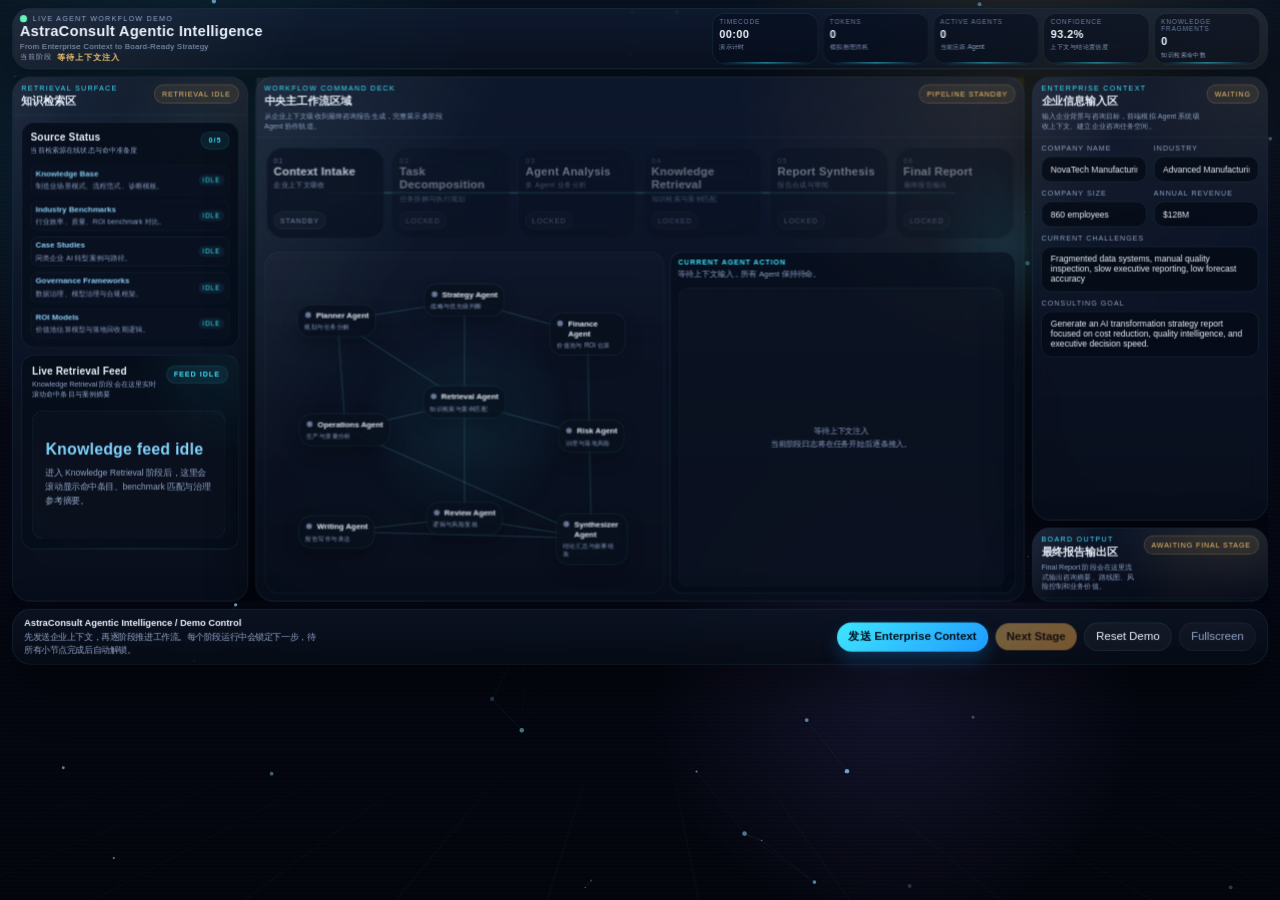
<file: index.html>
<!DOCTYPE html>
<html lang="zh-CN">
<head>
  <meta charset="UTF-8">
  <meta name="viewport" content="width=device-width, initial-scale=1.0">
  <title>AstraConsult Agentic Intelligence</title>
    <link rel="stylesheet" href="./styles/main.css">
</head>
<body>
  <canvas id="particleCanvas"></canvas>
  <div class="grid-overlay"></div>
  <div class="scan-overlay"></div>
  <div class="global-wave"></div>

  <div class="app-shell" id="appShell">
    <section class="glass-panel topbar">
      <div class="brand-block">
        <div class="brand-meta">
          <span class="live-dot"></span>
          <span>LIVE AGENT WORKFLOW DEMO</span>
        </div>
        <h1 class="brand-title">AstraConsult Agentic Intelligence</h1>
        <p class="brand-subtitle">From Enterprise Context to Board-Ready Strategy</p>
        <div class="brand-stage">
          <span>当前阶段</span>
          <strong id="currentStageLabel">等待上下文注入</strong>
        </div>
      </div>
      <div class="metrics-grid" id="metricsGrid"></div>
    </section>

    <section class="main-grid">
      <div class="column column-left">
        <section class="glass-panel knowledge-panel" id="knowledgePanel">
          <div class="panel-header">
            <div class="panel-title-group">
              <span class="panel-kicker">Retrieval Surface</span>
              <h2 class="panel-title">知识检索区</h2>
            </div>
            <span class="panel-tag" id="knowledgeStateTag">RETRIEVAL IDLE</span>
          </div>
          <div class="panel-body">
            <div class="knowledge-overview" id="knowledgeOverview"></div>
            <div class="knowledge-tags" id="knowledgeTags"></div>
            <div class="knowledge-log" id="knowledgeLog"></div>
          </div>
        </section>
      </div>

      <div class="column column-center">
        <section class="glass-panel workflow-panel">
          <div class="panel-header">
            <div class="panel-title-group">
              <span class="panel-kicker">Workflow Command Deck</span>
              <h2 class="panel-title">中央主工作流区域</h2>
              <p class="panel-desc">从企业上下文吸收到最终咨询报告生成，完整展示多阶段 Agent 协作轨道。</p>
            </div>
            <span class="panel-tag" id="workflowStateTag">PIPELINE STANDBY</span>
          </div>
          <div class="panel-body">
            <div class="stage-track-wrap" id="stageTrackWrap">
              <svg id="workflowSvg" viewBox="0 0 100 100" preserveAspectRatio="none">
                <defs>
                  <linearGradient id="workflowGradient" x1="0%" y1="0%" x2="100%" y2="0%">
                    <stop offset="0%" stop-color="#3fe7ff"></stop>
                    <stop offset="55%" stop-color="#8fd7ff"></stop>
                    <stop offset="100%" stop-color="#f6c46a"></stop>
                  </linearGradient>
                </defs>
              </svg>
              <div class="stage-track" id="stageTrack"></div>
            </div>

            <div class="panel-body workflow-lower">
              <div class="agent-map" id="agentMap">
                <svg id="agentSvg" viewBox="0 0 100 100" preserveAspectRatio="none"></svg>
              </div>
              <div class="agent-action" id="agentAction"></div>
            </div>
          </div>
        </section>
      </div>

      <div class="column column-right">
        <section class="glass-panel context-panel">
          <div class="panel-header">
            <div class="panel-title-group">
              <span class="panel-kicker">Enterprise Context</span>
              <h2 class="panel-title">企业信息输入区</h2>
              <p class="panel-desc">输入企业背景与咨询目标，前端模拟 Agent 系统吸收上下文、建立企业咨询任务空间。</p>
            </div>
            <span class="panel-tag" id="contextStatusTag">WAITING</span>
          </div>
          <div class="panel-body">
            <div class="context-status" id="contextStatusCard">
              <div>
                <div class="context-status-title">Enterprise Context Injected</div>
                <div class="context-status-text" id="contextStatusText">上下文待发送</div>
              </div>
              <div class="context-signal"></div>
            </div>

            <div class="context-form" id="contextForm">
              <div class="field">
                <label for="companyName">Company Name</label>
                <input id="companyName" type="text" value="NovaTech Manufacturing Group">
              </div>
              <div class="field">
                <label for="industry">Industry</label>
                <input id="industry" type="text" value="Advanced Manufacturing">
              </div>
              <div class="field">
                <label for="companySize">Company Size</label>
                <input id="companySize" type="text" value="860 employees">
              </div>
              <div class="field">
                <label for="annualRevenue">Annual Revenue</label>
                <input id="annualRevenue" type="text" value="$128M">
              </div>
              <div class="field wide">
                <label for="currentChallenges">Current Challenges</label>
                <textarea id="currentChallenges" rows="3">Fragmented data systems, manual quality inspection, slow executive reporting, low forecast accuracy</textarea>
              </div>
              <div class="field wide">
                <label for="consultingGoal">Consulting Goal</label>
                <textarea id="consultingGoal" rows="3">Generate an AI transformation strategy report focused on cost reduction, quality intelligence, and executive decision speed.</textarea>
              </div>
            </div>

           
          </div>
        </section>

        <section class="glass-panel report-panel">
          <div class="panel-header">
            <div class="panel-title-group">
              <span class="panel-kicker">Board Output</span>
              <h2 class="panel-title">最终报告输出区</h2>
              <p class="panel-desc">Final Report 阶段会在这里流式输出咨询摘要、路线图、风险控制和业务价值。</p>
            </div>
            <span class="panel-tag" id="reportStateTag">AWAITING FINAL STAGE</span>
          </div>
          <div class="panel-body">
            <div class="report-stream" id="reportStream">
              <div class="report-placeholder" id="reportPlaceholder">
                最终报告尚未开始生成。<br>
                当流程推进到 Final Report 阶段时，这里会以打字机方式流式生成 Board-Ready 输出。
              </div>
            </div>
            <div class="report-final-badge" id="reportFinalBadge">BOARD-READY REPORT GENERATED</div>
          </div>
        </section>
      </div>
    </section>

    <section class="control-panel">
      <div class="control-copy">
        <strong>AstraConsult Agentic Intelligence / Demo Control</strong>
        先发送企业上下文，再逐阶段推进工作流。每个阶段运行中会锁定下一步，待所有小节点完成后自动解锁。
      </div>
      <div class="control-buttons">
        <button class="btn-primary" id="sendContextBtn">发送 Enterprise Context</button>
        <button class="btn-gold" id="nextStageBtn" disabled>Next Stage</button>
        <button class="btn-secondary" id="resetDemoBtn">Reset Demo</button>
        <button class="btn-ghost" id="fullscreenBtn">Fullscreen</button>
      </div>
    </section>
  </div>

    <script type="module" src="./scripts/app.js"></script>
</body>
</html>
</file>
<file: styles/main.css>
:root {
      --fit-scale: 1;
      --bg: #050814;
      --bg-deep: #03050d;
      --panel: rgba(10, 18, 34, 0.64);
      --panel-strong: rgba(11, 20, 38, 0.86);
      --panel-soft: rgba(11, 20, 38, 0.42);
      --line: rgba(118, 162, 255, 0.18);
      --line-strong: rgba(126, 242, 255, 0.46);
      --text: #ecf4ff;
      --muted: #90a4c7;
      --muted-2: #6f83a8;
      --gold: #f6c46a;
      --cyan: #3fe7ff;
      --ice: #8fd7ff;
      --teal: #22d3ee;
      --purple: #8e7dff;
      --green: #56f5b0;
      --red: #ff7f9f;
      --shadow: 0 28px 70px rgba(0, 0, 0, 0.46);
      --radius-xl: 26px;
      --radius-lg: 22px;
      --radius-md: 18px;
      --radius-sm: 14px;
      --radius-xs: 10px;
      --mono: "SFMono-Regular", "SF Mono", "Menlo", "Consolas", monospace;
      --sans: "Avenir Next", "Segoe UI", "PingFang SC", "Microsoft YaHei", sans-serif;
    }

    * {
      box-sizing: border-box;
    }

    html,
    body {
      margin: 0;
      width: 100%;
      min-height: 100%;
      background:
        radial-gradient(circle at 15% 18%, rgba(63, 231, 255, 0.12), transparent 24%),
        radial-gradient(circle at 80% 10%, rgba(246, 196, 106, 0.12), transparent 22%),
        radial-gradient(circle at 70% 76%, rgba(142, 125, 255, 0.12), transparent 22%),
        linear-gradient(180deg, #07111f 0%, #050814 42%, #03050d 100%);
      color: var(--text);
      font-family: var(--sans);
      overflow: hidden;
    }

    body {
      position: relative;
    }

    button,
    input,
    textarea {
      font: inherit;
    }

    button {
      cursor: pointer;
      border: 0;
      transition: transform 180ms ease, box-shadow 180ms ease, opacity 180ms ease, background 180ms ease;
    }

    button:hover:not(:disabled) {
      transform: translateY(-1px);
    }

    button:disabled {
      cursor: not-allowed;
      opacity: 0.45;
      box-shadow: none;
    }

    #particleCanvas,
    .grid-overlay,
    .scan-overlay,
    .global-wave {
      position: fixed;
      inset: 0;
      pointer-events: none;
    }

    #particleCanvas {
      z-index: 0;
    }

    .grid-overlay {
      z-index: 1;
      opacity: 0.3;
      background:
        linear-gradient(rgba(63, 231, 255, 0.08) 1px, transparent 1px),
        linear-gradient(90deg, rgba(63, 231, 255, 0.08) 1px, transparent 1px);
      background-size: 84px 84px;
      transform: perspective(1100px) rotateX(75deg) scale(1.8) translateY(30%);
      transform-origin: center bottom;
      mask-image: linear-gradient(180deg, transparent 10%, rgba(0, 0, 0, 0.9) 44%, rgba(0, 0, 0, 0.9) 100%);
    }

    .scan-overlay {
      z-index: 2;
      background:
        linear-gradient(180deg, rgba(255, 255, 255, 0.02), transparent 18%),
        repeating-linear-gradient(
          180deg,
          rgba(255, 255, 255, 0.03) 0,
          rgba(255, 255, 255, 0.03) 1px,
          transparent 1px,
          transparent 4px
        );
      opacity: 0.18;
      mix-blend-mode: screen;
      animation: scanDrift 10s linear infinite;
    }

    .global-wave {
      z-index: 6;
      opacity: 0;
      background: radial-gradient(circle, rgba(63, 231, 255, 0.24) 0%, rgba(63, 231, 255, 0.08) 22%, transparent 54%);
      transform: scale(0.25);
    }

    body.stage-burst .global-wave,
    body.workflow-complete .global-wave {
      animation: globalWave 1.2s ease-out forwards;
    }

    .app-shell {
      position: fixed;
      left: 50%;
      top: 10px;
      z-index: 5;
      width: 1760px;
      height: 920px;
      margin: 0;
      display: grid;
      grid-template-rows: auto minmax(0, 1fr) auto;
      gap: 10px;
      transform: translateX(-50%) scale(var(--fit-scale));
      transform-origin: top center;
    }

    .glass-panel,
    .metric-card,
    .agent-node,
    .stage-node,
    .task-item,
    .source-card,
    .chip,
    .report-section,
    .control-panel {
      backdrop-filter: blur(18px);
      -webkit-backdrop-filter: blur(18px);
    }

    .glass-panel {
      position: relative;
      display: flex;
      flex-direction: column;
      min-height: 0;
      background:
        linear-gradient(180deg, rgba(17, 28, 52, 0.72) 0%, rgba(10, 17, 31, 0.74) 100%);
      border: 1px solid rgba(126, 242, 255, 0.12);
      border-radius: var(--radius-xl);
      box-shadow: var(--shadow);
      overflow: hidden;
    }

    .glass-panel::before {
      content: "";
      position: absolute;
      inset: 0;
      background:
        linear-gradient(120deg, rgba(255, 255, 255, 0.08), transparent 24%),
        radial-gradient(circle at top right, rgba(246, 196, 106, 0.08), transparent 32%);
      pointer-events: none;
    }

    .topbar {
      display: grid;
      grid-template-columns: minmax(320px, 1.25fr) minmax(0, 1fr);
      gap: 10px;
      padding: 6px 10px;
      align-items: stretch;
    }

    .brand-block {
      display: flex;
      flex-direction: column;
      justify-content: center;
      gap: 3px;
      min-width: 0;
    }

    .brand-meta {
      display: flex;
      align-items: center;
      gap: 8px;
      flex-wrap: wrap;
      color: var(--muted);
      font-size: 10px;
      letter-spacing: 0.18em;
      text-transform: uppercase;
    }

    .live-dot {
      width: 10px;
      height: 10px;
      border-radius: 50%;
      background: var(--green);
      box-shadow: 0 0 0 0 rgba(86, 245, 176, 0.42);
      animation: pulseDot 1.8s infinite;
    }

    .brand-title {
      margin: 0;
      font-size: clamp(18px, 1.6vw, 26px);
      line-height: 1.02;
      letter-spacing: 0.02em;
      font-weight: 800;
    }

    .brand-subtitle {
      margin: 0;
      color: var(--muted);
      font-size: 11px;
      letter-spacing: 0.04em;
    }

    .brand-stage {
      display: flex;
      align-items: center;
      gap: 6px;
      font-size: 10px;
      color: var(--muted);
      letter-spacing: 0.14em;
      text-transform: uppercase;
    }

    .brand-stage strong {
      color: var(--gold);
      font-size: 11px;
      letter-spacing: 0.16em;
    }

    .metrics-grid {
      display: grid;
      grid-template-columns: repeat(5, minmax(0, 1fr));
      gap: 6px;
    }

    .metric-card {
      position: relative;
      padding: 6px 9px 6px;
      border-radius: var(--radius-md);
      background: rgba(6, 14, 28, 0.54);
      border: 1px solid rgba(126, 242, 255, 0.12);
      overflow: hidden;
    }

    .metric-card::after {
      content: "";
      position: absolute;
      left: 10px;
      right: 10px;
      bottom: 0;
      height: 2px;
      background: linear-gradient(90deg, transparent, var(--cyan), transparent);
      opacity: 0.65;
    }

    .metric-label {
      font-size: 9px;
      letter-spacing: 0.14em;
      text-transform: uppercase;
      color: var(--muted-2);
      margin-bottom: 4px;
    }

    .metric-value {
      font-size: clamp(14px, 1.2vw, 18px);
      font-weight: 800;
      letter-spacing: 0.04em;
      white-space: nowrap;
    }

    .metric-sub {
      margin-top: 3px;
      color: var(--muted);
      font-size: 9px;
    }

    .main-grid {
      display: grid;
      grid-template-columns: minmax(250px, 0.68fr) minmax(760px, 2.22fr) minmax(250px, 0.68fr);
      gap: 10px;
      height: 100%;
      min-height: 0;
      align-self: stretch;
      align-items: stretch;
      overflow: hidden;
    }

    .column {
      display: grid;
      gap: 10px;
      height: 100%;
      min-height: 0;
      align-self: stretch;
    }

    .column-left {
      grid-template-rows: minmax(0, 1fr);
    }

    .column-center {
      grid-template-rows: minmax(0, 1fr);
    }

    .column-right {
      grid-template-rows: minmax(0, 1fr) 104px;
      transition: grid-template-rows 360ms ease;
    }

    .app-shell.final-report-active .column-right {
      grid-template-rows: 92px minmax(0, 1fr);
    }

    .panel-header {
      position: relative;
      display: flex;
      align-items: flex-start;
      justify-content: space-between;
      gap: 10px;
      padding: 10px 12px 8px;
      border-bottom: 1px solid rgba(126, 242, 255, 0.09);
      z-index: 1;
    }

    .panel-title-group {
      display: flex;
      flex-direction: column;
      gap: 4px;
      min-width: 0;
    }

    .panel-kicker {
      color: var(--cyan);
      font-size: 10px;
      letter-spacing: 0.18em;
      text-transform: uppercase;
    }

    .panel-title {
      margin: 0;
      font-size: 15px;
      font-weight: 800;
      letter-spacing: 0.02em;
    }

    .panel-desc {
      margin: 0;
      color: var(--muted);
      font-size: 10px;
      line-height: 1.35;
      max-width: 48ch;
    }

    .panel-tag {
      padding: 7px 10px;
      border-radius: 999px;
      border: 1px solid rgba(246, 196, 106, 0.24);
      background: rgba(246, 196, 106, 0.08);
      color: var(--gold);
      font-size: 10px;
      letter-spacing: 0.12em;
      text-transform: uppercase;
      white-space: nowrap;
    }

    .panel-body {
      position: relative;
      z-index: 1;
      flex: 1;
      min-height: 0;
      padding: 10px 12px 12px;
      display: flex;
      flex-direction: column;
      gap: 8px;
    }

    .context-status {
      display: none;
      align-items: center;
      justify-content: space-between;
      gap: 10px;
      padding: 11px 13px;
      border-radius: var(--radius-md);
      border: 1px solid rgba(63, 231, 255, 0.22);
      background: linear-gradient(135deg, rgba(63, 231, 255, 0.12), rgba(142, 125, 255, 0.08));
      box-shadow: inset 0 0 0 1px rgba(255, 255, 255, 0.02);
    }

    .context-status.visible {
      display: flex;
    }

    .context-status-title {
      font-size: 12px;
      font-weight: 800;
      letter-spacing: 0.12em;
      text-transform: uppercase;
      color: var(--cyan);
    }

    .context-status-text {
      margin-top: 4px;
      font-size: 12px;
      color: var(--muted);
    }

    .context-signal {
      position: relative;
      width: 50px;
      height: 50px;
      border-radius: 50%;
      border: 1px solid rgba(63, 231, 255, 0.34);
      background: radial-gradient(circle, rgba(63, 231, 255, 0.26), rgba(3, 9, 20, 0.04) 62%);
      box-shadow: 0 0 24px rgba(63, 231, 255, 0.22);
      flex: 0 0 auto;
      overflow: hidden;
    }

    .context-signal::before,
    .context-signal::after {
      content: "";
      position: absolute;
      inset: 10px;
      border: 1px solid rgba(63, 231, 255, 0.32);
      border-radius: 50%;
      animation: orbitPulse 2.2s ease-out infinite;
    }

    .context-signal::after {
      animation-delay: 1.1s;
    }

    .context-form {
      display: grid;
      grid-template-columns: repeat(2, minmax(0, 1fr));
      gap: 10px;
    }

    .context-panel > .panel-body {
      overflow: hidden;
      padding-right: 12px;
      transition:
        max-height 360ms ease,
        opacity 240ms ease,
        padding 360ms ease;
    }

    .app-shell.final-report-active .context-form {
      display: none;
    }

    .app-shell.final-report-active .context-panel > .panel-body {
      overflow: hidden;
      max-height: 0;
      opacity: 0;
      padding-top: 0;
      padding-bottom: 0;
      padding-right: 12px;
    }

    .app-shell.final-report-active .field {
      gap: 4px;
    }

    .app-shell.final-report-active .field input,
    .app-shell.final-report-active .field textarea {
      padding: 7px 10px;
      font-size: 11px;
    }

    .app-shell.final-report-active #currentChallenges,
    .app-shell.final-report-active #consultingGoal {
      height: 44px;
      min-height: 44px;
    }

    .app-shell.final-report-active .context-status {
      display: flex;
      padding: 8px 10px;
    }

    .app-shell.final-report-active .input-footer {
      padding-top: 0;
      justify-content: flex-end;
    }

    .app-shell.final-report-active .footer-hint {
      display: none;
    }

    .app-shell.final-report-active .context-status-text {
      font-size: 11px;
      line-height: 1.35;
      max-width: 28ch;
    }

    .field {
      display: flex;
      flex-direction: column;
      gap: 6px;
    }

    .field.wide {
      grid-column: 1 / -1;
    }

    .field label {
      color: var(--muted);
      font-size: 10px;
      letter-spacing: 0.14em;
      text-transform: uppercase;
    }

    .field input,
    .field textarea {
      width: 100%;
      border-radius: var(--radius-sm);
      border: 1px solid rgba(126, 242, 255, 0.12);
      background: rgba(5, 11, 23, 0.82);
      color: var(--text);
      padding: 10px 12px;
      font-size: 12px;
      outline: none;
      transition: border-color 180ms ease, box-shadow 180ms ease, opacity 180ms ease;
      resize: none;
    }

    .field input:focus,
    .field textarea:focus {
      border-color: rgba(63, 231, 255, 0.42);
      box-shadow: 0 0 0 4px rgba(63, 231, 255, 0.08);
    }

    .field input[readonly],
    .field textarea[readonly] {
      opacity: 0.76;
    }

    .input-footer {
      display: flex;
      align-items: center;
      justify-content: space-between;
      gap: 12px;
      padding-top: 2px;
    }

    .footer-hint {
      color: var(--muted);
      font-size: 11px;
      line-height: 1.4;
    }

    .mini-badge {
      display: inline-flex;
      align-items: center;
      gap: 8px;
      padding: 7px 10px;
      border-radius: 999px;
      background: rgba(63, 231, 255, 0.08);
      color: var(--cyan);
      border: 1px solid rgba(63, 231, 255, 0.18);
      font-size: 10px;
      letter-spacing: 0.12em;
      text-transform: uppercase;
    }

    .workflow-panel {
      overflow: visible;
    }

    .workflow-panel > .panel-body {
      overflow: hidden;
      padding-bottom: 10px;
    }

    .workflow-panel > .panel-body > .panel-body,
    .workflow-lower {
      display: flex;
      flex-direction: row;
      align-items: stretch;
      flex: 1 1 0;
      min-height: 0;
      padding: 0;
      gap: 8px;
      overflow: hidden;
    }

    .workflow-panel::after {
      content: "";
      position: absolute;
      right: -120px;
      top: 14%;
      width: 260px;
      height: 260px;
      border-radius: 50%;
      background: radial-gradient(circle, rgba(63, 231, 255, 0.12), transparent 64%);
      filter: blur(16px);
      pointer-events: none;
    }

    .stage-track-wrap {
      position: relative;
      min-height: 132px;
      padding: 4px 2px 10px;
    }

    .stage-track {
      position: relative;
      display: grid;
      grid-template-columns: repeat(6, minmax(0, 1fr));
      gap: 10px;
      align-items: stretch;
      z-index: 2;
    }

    #workflowSvg {
      position: absolute;
      inset: 0;
      width: 100%;
      height: 100%;
      z-index: 1;
      overflow: visible;
    }

    .wf-base-line {
      stroke: rgba(126, 242, 255, 0.16);
      stroke-width: 2;
      fill: none;
    }

    .wf-active-line {
      stroke: url(#workflowGradient);
      stroke-width: 3;
      fill: none;
      stroke-linecap: round;
      stroke-dasharray: 10 12;
      animation: dashFlow 2.1s linear infinite;
      filter: drop-shadow(0 0 10px rgba(63, 231, 255, 0.35));
    }

    .stage-node {
      position: relative;
      min-height: 128px;
      padding: 12px 10px;
      border-radius: 24px;
      background: rgba(8, 16, 30, 0.78);
      border: 1px solid rgba(126, 242, 255, 0.12);
      display: flex;
      flex-direction: column;
      justify-content: space-between;
      gap: 8px;
      overflow: hidden;
      transition: transform 280ms ease, border-color 280ms ease, box-shadow 280ms ease, opacity 280ms ease;
      opacity: 0.42;
    }

    .stage-node::before {
      content: "";
      position: absolute;
      inset: -20% 36% auto -20%;
      height: 90px;
      background: radial-gradient(circle, rgba(63, 231, 255, 0.18), transparent 72%);
      transform: rotate(-12deg);
      pointer-events: none;
      opacity: 0;
      transition: opacity 280ms ease;
    }

    .stage-node::after {
      content: "";
      position: absolute;
      left: 50%;
      top: 50%;
      width: 220px;
      height: 220px;
      margin-left: -110px;
      margin-top: -110px;
      border-radius: 50%;
      border: 1px solid rgba(63, 231, 255, 0.12);
      opacity: 0;
      transform: scale(0.42);
      pointer-events: none;
    }

    .stage-node.unlocked {
      opacity: 0.8;
    }

    .stage-node.active {
      opacity: 1;
      transform: translateY(-6px);
      border-color: rgba(63, 231, 255, 0.46);
      box-shadow:
        inset 0 0 0 1px rgba(255, 255, 255, 0.04),
        0 22px 44px rgba(3, 8, 18, 0.44),
        0 0 28px rgba(63, 231, 255, 0.18);
    }

    .stage-node.active::before {
      opacity: 1;
    }

    .stage-node.active::after {
      opacity: 1;
      animation: nodeRipple 2.2s ease-out infinite;
    }

    .stage-node.completed {
      opacity: 0.92;
      border-color: rgba(246, 196, 106, 0.38);
      box-shadow: 0 0 22px rgba(246, 196, 106, 0.12), inset 0 0 0 1px rgba(246, 196, 106, 0.08);
    }

    .stage-node.completed .stage-status {
      color: var(--gold);
      border-color: rgba(246, 196, 106, 0.26);
      background: rgba(246, 196, 106, 0.08);
    }

    .stage-node.active .stage-status {
      color: var(--cyan);
      border-color: rgba(63, 231, 255, 0.3);
      background: rgba(63, 231, 255, 0.08);
    }

    .stage-number {
      font-size: 10px;
      letter-spacing: 0.16em;
      text-transform: uppercase;
      color: var(--muted-2);
    }

    .stage-name {
      font-size: 14px;
      font-weight: 800;
      letter-spacing: 0.02em;
      line-height: 1.2;
    }

    .stage-name small {
      display: block;
      margin-top: 3px;
      color: var(--muted);
      font-size: 10px;
      font-weight: 500;
      line-height: 1.35;
    }

    .stage-status {
      align-self: flex-start;
      padding: 6px 8px;
      border-radius: 999px;
      border: 1px solid rgba(126, 242, 255, 0.12);
      background: rgba(255, 255, 255, 0.03);
      color: var(--muted);
      font-size: 10px;
      letter-spacing: 0.12em;
      text-transform: uppercase;
    }

    .stage-summary-grid {
      display: grid;
      grid-template-columns: minmax(0, 1.26fr) minmax(220px, 0.74fr);
      gap: 10px;
      align-items: stretch;
    }

    .stage-focus-card,
    .workflow-signal-card {
      position: relative;
      padding: 14px;
      border-radius: var(--radius-lg);
      background: rgba(6, 13, 26, 0.58);
      border: 1px solid rgba(126, 242, 255, 0.12);
      overflow: hidden;
    }

    .stage-focus-card::before,
    .workflow-signal-card::before {
      content: "";
      position: absolute;
      inset: 0;
      background: linear-gradient(120deg, rgba(63, 231, 255, 0.08), transparent 36%);
      pointer-events: none;
    }

    .focus-label {
      color: var(--muted);
      font-size: 10px;
      letter-spacing: 0.16em;
      text-transform: uppercase;
    }

    .focus-title {
      margin-top: 6px;
      font-size: 20px;
      font-weight: 800;
      line-height: 1.1;
    }

    .focus-title span {
      color: var(--cyan);
    }

    .focus-desc {
      margin: 8px 0 0;
      color: var(--muted);
      line-height: 1.5;
      font-size: 12px;
      max-width: 60ch;
    }

    .focus-highlights {
      margin-top: 12px;
      display: flex;
      flex-wrap: wrap;
      gap: 8px;
    }

    .chip {
      padding: 8px 10px;
      border-radius: 999px;
      border: 1px solid rgba(126, 242, 255, 0.12);
      background: rgba(255, 255, 255, 0.03);
      color: var(--ice);
      font-size: 11px;
      line-height: 1;
    }

    .signal-ring {
      position: relative;
      width: min(100%, 214px);
      aspect-ratio: 1;
      margin: 0 auto;
      border-radius: 50%;
      border: 1px solid rgba(63, 231, 255, 0.16);
      background:
        radial-gradient(circle, rgba(63, 231, 255, 0.2) 0%, rgba(3, 7, 16, 0.08) 30%, transparent 62%),
        radial-gradient(circle at 50% 50%, rgba(246, 196, 106, 0.12), transparent 46%);
      box-shadow: inset 0 0 24px rgba(63, 231, 255, 0.06);
      overflow: hidden;
    }

    .signal-ring::before,
    .signal-ring::after {
      content: "";
      position: absolute;
      inset: 18%;
      border-radius: 50%;
      border: 1px solid rgba(63, 231, 255, 0.18);
      animation: spinRing 12s linear infinite;
    }

    .signal-ring::after {
      inset: 28%;
      border-color: rgba(246, 196, 106, 0.22);
      animation-direction: reverse;
      animation-duration: 8s;
    }

    .signal-core {
      position: absolute;
      inset: 38%;
      border-radius: 50%;
      background: radial-gradient(circle, rgba(63, 231, 255, 0.98), rgba(63, 231, 255, 0.18) 68%, transparent 74%);
      box-shadow: 0 0 32px rgba(63, 231, 255, 0.3);
      animation: corePulse 2.4s ease-in-out infinite;
    }

    .signal-readout {
      margin-top: 10px;
      text-align: center;
    }

    .signal-readout strong {
      display: block;
      font-size: 24px;
      font-weight: 800;
      color: var(--gold);
    }

    .signal-readout span {
      color: var(--muted);
      font-size: 10px;
      letter-spacing: 0.14em;
      text-transform: uppercase;
    }

    .task-list {
      flex: 1;
      display: flex;
      flex-direction: column;
      gap: 10px;
      height: 100%;
      max-height: 100%;
      min-height: 0;
      overflow: auto;
      padding-right: 4px;
      scroll-behavior: smooth;
    }

    .task-list::-webkit-scrollbar,
    .knowledge-feed-list::-webkit-scrollbar,
    .report-stream::-webkit-scrollbar {
      width: 8px;
    }

    .task-list::-webkit-scrollbar-thumb,
    .knowledge-feed-list::-webkit-scrollbar-thumb,
    .report-stream::-webkit-scrollbar-thumb {
      border-radius: 999px;
      background: rgba(143, 215, 255, 0.16);
    }

    .task-item {
      position: relative;
      padding: 10px 12px;
      border-radius: var(--radius-md);
      background: rgba(8, 16, 30, 0.68);
      border: 1px solid rgba(126, 242, 255, 0.1);
      overflow: hidden;
      transition: border-color 220ms ease, transform 220ms ease, box-shadow 220ms ease, opacity 220ms ease;
      opacity: 0.54;
    }

    .task-item::before {
      content: "";
      position: absolute;
      inset: 0;
      background: linear-gradient(90deg, rgba(63, 231, 255, 0.08), transparent 24%, transparent 76%, rgba(63, 231, 255, 0.06));
      opacity: 0;
      transition: opacity 220ms ease;
    }

    .task-item.pending {
      opacity: 0.45;
    }

    .task-item.running {
      opacity: 1;
      border-color: rgba(63, 231, 255, 0.42);
      box-shadow: 0 0 22px rgba(63, 231, 255, 0.12);
      transform: translateY(-2px);
    }

    .task-item.running::before {
      opacity: 1;
    }

    .task-item.completed {
      opacity: 0.94;
      border-color: rgba(246, 196, 106, 0.24);
    }

    .task-top {
      display: flex;
      align-items: flex-start;
      justify-content: space-between;
      gap: 12px;
      margin-bottom: 6px;
    }

    .task-name {
      font-size: 13px;
      font-weight: 700;
      line-height: 1.4;
    }

    .task-agent {
      margin-top: 4px;
      color: var(--muted);
      font-size: 11px;
      letter-spacing: 0.04em;
    }

    .task-state {
      padding: 6px 8px;
      border-radius: 999px;
      border: 1px solid rgba(126, 242, 255, 0.12);
      background: rgba(255, 255, 255, 0.03);
      color: var(--muted);
      font-size: 9px;
      letter-spacing: 0.14em;
      text-transform: uppercase;
      white-space: nowrap;
    }

    .task-item.running .task-state {
      color: var(--cyan);
      border-color: rgba(63, 231, 255, 0.34);
      background: rgba(63, 231, 255, 0.08);
    }

    .task-item.completed .task-state {
      color: var(--gold);
      border-color: rgba(246, 196, 106, 0.26);
      background: rgba(246, 196, 106, 0.08);
    }

    .task-desc,
    .task-result {
      font-size: 11px;
      line-height: 1.45;
    }

    .task-desc {
      color: var(--muted);
    }

    .task-result {
      margin-top: 6px;
      color: var(--ice);
      min-height: 22px;
    }

    .task-progress {
      position: relative;
      margin-top: 10px;
      height: 6px;
      border-radius: 999px;
      background: rgba(255, 255, 255, 0.06);
      overflow: hidden;
    }

    .task-progress span {
      position: absolute;
      inset: 0;
      width: 40%;
      background: linear-gradient(90deg, transparent, var(--cyan), transparent);
      border-radius: inherit;
      transform: translateX(-110%);
      opacity: 0;
    }

    .task-item.running .task-progress span {
      opacity: 1;
      animation: progressSweep 1.4s linear infinite;
    }

    .agent-map {
      position: relative;
      flex: 0 0 560px;
      min-height: 280px;
      border-radius: var(--radius-lg);
      background:
        radial-gradient(circle at 50% 50%, rgba(63, 231, 255, 0.08), transparent 42%),
        linear-gradient(180deg, rgba(255, 255, 255, 0.02), transparent 30%);
      border: 1px solid rgba(126, 242, 255, 0.08);
      overflow: hidden;
    }

    #agentSvg {
      position: absolute;
      inset: 0;
      width: 100%;
      height: 100%;
      z-index: 1;
    }

    .agent-line {
      stroke: rgba(126, 242, 255, 0.12);
      stroke-width: 1.5;
      fill: none;
    }

    .agent-line.active {
      stroke: rgba(63, 231, 255, 0.56);
      stroke-dasharray: 8 10;
      animation: dashFlow 2.2s linear infinite;
      filter: drop-shadow(0 0 8px rgba(63, 231, 255, 0.28));
    }

    .agent-node {
      position: absolute;
      z-index: 2;
      min-width: 90px;
      padding: 7px 9px;
      border-radius: 18px;
      background: rgba(8, 16, 30, 0.76);
      border: 1px solid rgba(126, 242, 255, 0.12);
      box-shadow: 0 10px 24px rgba(0, 0, 0, 0.22);
      transform: translate(-50%, -50%);
      transition: transform 220ms ease, border-color 220ms ease, box-shadow 220ms ease, background 220ms ease;
    }

    .agent-node::before {
      content: "";
      position: absolute;
      left: 10px;
      top: 10px;
      width: 8px;
      height: 8px;
      border-radius: 50%;
      background: rgba(144, 164, 199, 0.72);
      box-shadow: 0 0 0 0 rgba(63, 231, 255, 0);
      transition: background 220ms ease, box-shadow 220ms ease;
    }

    .agent-node.active {
      border-color: rgba(63, 231, 255, 0.46);
      background: rgba(9, 21, 38, 0.92);
      box-shadow: 0 0 24px rgba(63, 231, 255, 0.18), 0 12px 26px rgba(0, 0, 0, 0.28);
      transform: translate(-50%, -52%);
    }

    .agent-node.active::before {
      background: var(--cyan);
      box-shadow: 0 0 0 7px rgba(63, 231, 255, 0.12);
      animation: pulseDot 1.6s infinite;
    }

    .agent-name {
      padding-left: 16px;
      font-size: 11px;
      font-weight: 700;
      line-height: 1.3;
    }

    .agent-role {
      margin-top: 4px;
      color: var(--muted);
      font-size: 9px;
      line-height: 1.3;
    }

    .agent-action {
      padding: 9px 11px;
      border-radius: var(--radius-md);
      background: rgba(6, 13, 26, 0.58);
      border: 1px solid rgba(126, 242, 255, 0.12);
      color: var(--ice);
      flex: 1 1 0;
      min-height: 0;
      display: flex;
      flex-direction: column;
      gap: 8px;
      overflow: hidden;
    }

    .agent-action-head {
      flex: 0 0 auto;
      min-height: 0;
    }

    .agent-action strong {
      color: var(--cyan);
      letter-spacing: 0.12em;
      text-transform: uppercase;
      font-size: 10px;
      display: block;
      margin-bottom: 4px;
    }

    .agent-action-stage {
      color: var(--muted);
      font-size: 11px;
      line-height: 1.45;
    }

    .agent-action-log {
      flex: 1;
      min-height: 0;
      padding-top: 2px;
      overflow: auto;
      display: flex;
      flex-direction: column;
      justify-content: flex-start;
      gap: 10px;
      padding-right: 4px;
      scroll-behavior: smooth;
    }

    .agent-action-log::-webkit-scrollbar {
      width: 8px;
    }

    .agent-action-log::-webkit-scrollbar-thumb {
      border-radius: 999px;
      background: rgba(143, 215, 255, 0.16);
    }

    .agent-log-item {
      padding: 10px 11px;
      border-radius: 14px;
      background: rgba(255, 255, 255, 0.03);
      border: 1px solid rgba(126, 242, 255, 0.08);
      transition: border-color 220ms ease, box-shadow 220ms ease, transform 220ms ease;
    }

    .agent-log-item.running {
      border-color: rgba(63, 231, 255, 0.3);
      box-shadow: 0 0 16px rgba(63, 231, 255, 0.1);
      transform: translateY(-1px);
    }

    .agent-log-item.completed {
      border-color: rgba(246, 196, 106, 0.2);
    }

    .agent-log-top {
      display: flex;
      align-items: center;
      justify-content: space-between;
      gap: 12px;
      margin-bottom: 6px;
    }

    .agent-log-title {
      font-size: 12px;
      font-weight: 700;
      color: var(--text);
    }

    .agent-log-state {
      padding: 5px 7px;
      border-radius: 999px;
      border: 1px solid rgba(126, 242, 255, 0.12);
      color: var(--muted);
      font-size: 9px;
      letter-spacing: 0.14em;
      text-transform: uppercase;
      white-space: nowrap;
    }

    .agent-log-item.running .agent-log-state {
      color: var(--cyan);
      border-color: rgba(63, 231, 255, 0.28);
      background: rgba(63, 231, 255, 0.08);
    }

    .agent-log-item.completed .agent-log-state {
      color: var(--gold);
      border-color: rgba(246, 196, 106, 0.24);
      background: rgba(246, 196, 106, 0.08);
    }

    .agent-log-agents,
    .agent-log-text,
    .agent-log-empty {
      font-size: 11px;
      line-height: 1.5;
    }

    .agent-log-agents {
      color: var(--muted);
    }

    .agent-log-text {
      margin-top: 4px;
      color: var(--ice);
    }

    .agent-log-empty {
      flex: 1;
      display: grid;
      place-items: center;
      text-align: center;
      color: var(--muted);
      border: 1px dashed rgba(126, 242, 255, 0.12);
      border-radius: 14px;
      padding: 14px;
      background: rgba(255, 255, 255, 0.02);
    }

    .knowledge-panel.active-panel {
      box-shadow: 0 0 30px rgba(63, 231, 255, 0.14), var(--shadow);
    }

    .knowledge-panel {
      transition:
        transform 320ms ease,
        box-shadow 320ms ease;
    }

    .knowledge-panel > .panel-body {
      display: flex;
      flex-direction: column;
      gap: 10px;
      min-height: 0;
      overflow: hidden;
      transition: gap 320ms ease, padding 320ms ease;
    }

    .knowledge-overview {
      flex: 0 0 auto;
      min-width: 0;
    }

    .knowledge-tags {
      display: none;
    }

    .knowledge-log {
      min-width: 0;
      min-height: 0;
      display: flex;
      flex-direction: column;
      flex: 1 1 auto;
      min-height: 140px;
      max-height: 420px;
      overflow: hidden;
    }

    .knowledge-side-shell,
    .knowledge-feed-shell {
      position: relative;
      min-height: 0;
      border-radius: 18px;
      border: 1px solid rgba(126, 242, 255, 0.1);
      background: linear-gradient(180deg, rgba(7, 14, 27, 0.9), rgba(7, 14, 27, 0.78));
      overflow: hidden;
    }

    .knowledge-feed-shell {
      display: flex;
      flex-direction: column;
      min-height: 0;
      padding: 14px;
      background:
        radial-gradient(circle at top right, rgba(63, 231, 255, 0.08), transparent 36%),
        linear-gradient(180deg, rgba(7, 14, 27, 0.95), rgba(7, 14, 27, 0.82));
    }

    .knowledge-feed-shell.live {
      border-color: rgba(63, 231, 255, 0.22);
      box-shadow: inset 0 0 0 1px rgba(63, 231, 255, 0.04), 0 0 24px rgba(63, 231, 255, 0.08);
    }

    .knowledge-feed-shell::after {
      content: "";
      position: absolute;
      inset: auto 18px 0 18px;
      height: 1px;
      background: linear-gradient(90deg, transparent, rgba(63, 231, 255, 0.28), transparent);
    }

    .knowledge-side-shell {
      padding: 12px;
    }

    .knowledge-side-head,
    .knowledge-feed-head {
      display: flex;
      align-items: flex-start;
      justify-content: space-between;
      gap: 12px;
    }

    .knowledge-side-head strong,
    .knowledge-feed-head strong {
      display: block;
      font-size: 14px;
      font-weight: 800;
      letter-spacing: 0.02em;
    }

    .knowledge-side-head span,
    .knowledge-feed-head span {
      display: block;
      margin-top: 4px;
      color: var(--muted);
      font-size: 10px;
      line-height: 1.45;
    }

    .knowledge-side-metric,
    .knowledge-feed-badge {
      flex-shrink: 0;
      padding: 6px 10px;
      border-radius: 999px;
      border: 1px solid rgba(63, 231, 255, 0.16);
      background: rgba(63, 231, 255, 0.08);
      color: var(--cyan);
      font-size: 10px;
      font-weight: 700;
      letter-spacing: 0.14em;
      text-transform: uppercase;
      white-space: nowrap;
    }

    .knowledge-source-grid {
      display: flex;
      flex-direction: column;
      gap: 8px;
      margin-top: 12px;
    }

    .source-card {
      padding:4px 6px;
      border-radius: 10px;
      background: rgba(10, 18, 34, 0.82);
      border: 1px solid rgba(126, 242, 255, 0.08);
      min-height: 0;
      transition: border-color 220ms ease, box-shadow 220ms ease, transform 220ms ease;
    }

    .source-card.active {
      border-color: rgba(63, 231, 255, 0.28);
      box-shadow: 0 0 18px rgba(63, 231, 255, 0.1);
      transform: translateY(-1px);
    }

    .source-card-top {
      display: flex;
      align-items: center;
      justify-content: space-between;
      gap: 12px;
    }

    .source-card-main {
      min-width: 0;
      display: flex;
      flex-direction: column;
    }

    .source-card strong {
      display: block;
      font-size: 11px;
      font-weight: 700;
      line-height: 1.3;
      color: var(--ice);
    }

    .source-state {
      flex-shrink: 0;
      padding: 3px 6px;
      border-radius: 999px;
      color: var(--cyan);
      background: rgba(63, 231, 255, 0.08);
      font-size: 9px;
      letter-spacing: 0.12em;
      text-transform: uppercase;
    }

    .source-card-copy {
      display: block;
      margin-top: 4px;
      color: var(--muted);
      font-size: 10px;
      line-height: 1.4;
    }

    .knowledge-tags-shell {
      display: flex;
      flex-direction: column;
      min-height: 0;
    }

    .knowledge-tag-list {
      display: flex;
      flex-wrap: wrap;
      gap: 8px;
      margin-top: 12px;
    }

    .knowledge-tag-list .chip.active {
      color: var(--gold);
      border-color: rgba(246, 196, 106, 0.26);
      background: rgba(246, 196, 106, 0.08);
      box-shadow: 0 0 16px rgba(246, 196, 106, 0.08);
    }

    .knowledge-feed-list {
      flex: 1;
      min-height: 0;
      overflow: auto;
      display: flex;
      flex-direction: column;
      gap: 10px;
      margin-top: 14px;
      padding-right: 4px;
    }

    .knowledge-feed-empty {
      flex: 1;
      min-height: 180px;
      display: grid;
      align-content: center;
      gap: 10px;
      padding: 18px;
      border-radius: 16px;
      border: 1px dashed rgba(126, 242, 255, 0.16);
      background: rgba(255, 255, 255, 0.015);
    }

    .knowledge-feed-empty-title {
      font-size: 22px;
      font-weight: 800;
      color: #84d6ff;
      letter-spacing: 0.02em;
    }

    .knowledge-feed-empty-copy {
      color: var(--muted);
      font-size: 12px;
      line-height: 1.65;
      max-width: 36ch;
    }

    .log-item {
      padding: 12px 14px;
      border-radius: 16px;
      border: 1px solid rgba(126, 242, 255, 0.1);
      background: rgba(10, 18, 34, 0.78);
      animation: logSlide 420ms ease;
    }

    .log-top {
      display: flex;
      align-items: center;
      justify-content: space-between;
      gap: 10px;
    }

    .log-title {
      font-size: 16px;
      font-weight: 800;
      color: #84d6ff;
      line-height: 1.3;
    }

    .log-seq {
      flex-shrink: 0;
      color: var(--muted-2);
      font-size: 9px;
      letter-spacing: 0.16em;
      text-transform: uppercase;
    }

    .log-meta {
      margin-top: 6px;
      color: var(--muted);
      font-size: 12px;
      line-height: 1.55;
    }

    .report-panel {
      position: relative;
      min-height: 0;
      overflow: hidden;
      transition:
        transform 360ms ease,
        box-shadow 360ms ease;
    }

    .report-panel::after {
      content: "";
      position: absolute;
      right: -40px;
      bottom: -54px;
      width: 280px;
      height: 280px;
      border-radius: 50%;
      background: radial-gradient(circle, rgba(246, 196, 106, 0.08), transparent 60%);
      filter: blur(14px);
      pointer-events: none;
    }

    .report-panel > .panel-body {
      min-height: 0;
      overflow: hidden;
      max-height: 0;
      opacity: 0;
      padding-top: 0;
      padding-bottom: 0;
      transition:
        max-height 360ms ease,
        opacity 240ms ease,
        padding 360ms ease;
    }

    .app-shell.final-report-active .report-panel > .panel-body {
      flex: 1 1 0;
      max-height: 1200px;
      overflow-y: auto;
      overflow-x: hidden;
      opacity: 1;
      padding-top: 10px;
      padding-bottom: 12px;
      overscroll-behavior: contain;
      scroll-behavior: smooth;
      scrollbar-gutter: stable both-edges;
    }

    .app-shell.final-report-active .report-stream {
      flex: 0 0 auto;
      height: auto;
      overflow: visible;
      padding-right: 0;
    }

    .report-stream {
      flex: 1;
      height: 100%;
      min-height: 0;
      overflow-y: auto;
      overflow-x: hidden;
      overscroll-behavior: contain;
      scroll-behavior: smooth;
      display: flex;
      flex-direction: column;
      gap: 10px;
      padding-right: 4px;
    }

    .report-placeholder {
      flex: 1;
      min-height: 0;
      display: grid;
      place-items: center;
      text-align: center;
      padding: 14px;
      border-radius: var(--radius-lg);
      border: 1px dashed rgba(126, 242, 255, 0.16);
      background: rgba(8, 16, 30, 0.46);
      color: var(--muted);
      line-height: 1.6;
    }

    .report-section {
      position: relative;
      padding: 13px 14px;
      border-radius: var(--radius-lg);
      border: 1px solid rgba(126, 242, 255, 0.1);
      background: rgba(8, 16, 30, 0.68);
      overflow: hidden;
    }

    .report-section.active {
      border-color: rgba(63, 231, 255, 0.34);
      box-shadow: 0 0 18px rgba(63, 231, 255, 0.12);
    }

    .report-section.completed {
      border-color: rgba(246, 196, 106, 0.22);
    }

    .report-title {
      display: flex;
      align-items: center;
      justify-content: space-between;
      gap: 12px;
      margin-bottom: 8px;
    }

    .report-title strong {
      font-size: 13px;
      letter-spacing: 0.08em;
    }

    .report-title span {
      color: var(--muted);
      font-size: 10px;
      letter-spacing: 0.14em;
      text-transform: uppercase;
    }

    .report-content {
      color: var(--ice);
      font-size: 12px;
      line-height: 1.65;
      white-space: pre-wrap;
      min-height: 44px;
      position: relative;
      padding-right: 14px;
    }

    .report-content.typing::after {
      content: "";
      position: absolute;
      right: 0;
      top: 4px;
      width: 10px;
      height: calc(100% - 8px);
      background: linear-gradient(180deg, rgba(63, 231, 255, 0.94), rgba(63, 231, 255, 0.12));
      border-radius: 999px;
      box-shadow: 0 0 12px rgba(63, 231, 255, 0.4);
      animation: blinkCursor 0.9s step-end infinite;
    }

    .report-final-badge {
      display: none;
      align-items: center;
      justify-content: center;
      gap: 12px;
      margin-top: 8px;
      padding: 16px;
      border-radius: var(--radius-lg);
      border: 1px solid rgba(246, 196, 106, 0.28);
      background: linear-gradient(135deg, rgba(246, 196, 106, 0.1), rgba(63, 231, 255, 0.08));
      color: var(--gold);
      font-weight: 800;
      letter-spacing: 0.18em;
      text-transform: uppercase;
      text-align: center;
      box-shadow: 0 0 26px rgba(246, 196, 106, 0.12);
    }

    .report-final-badge.visible {
      display: flex;
    }

    .report-final-badge::before {
      content: "";
      width: 12px;
      height: 12px;
      border-radius: 50%;
      background: var(--gold);
      box-shadow: 0 0 0 10px rgba(246, 196, 106, 0.12);
      animation: pulseDot 1.8s infinite;
    }

    .control-panel {
      display: flex;
      align-items: center;
      justify-content: space-between;
      gap: 12px;
      padding: 10px 16px;
      border-radius: var(--radius-xl);
      background: linear-gradient(180deg, rgba(12, 20, 36, 0.9), rgba(7, 12, 22, 0.84));
      border: 1px solid rgba(126, 242, 255, 0.12);
      box-shadow: var(--shadow);
    }

    .control-copy {
      color: var(--muted);
      font-size: 12px;
      line-height: 1.45;
      max-width: 62ch;
    }

    .control-copy strong {
      color: var(--text);
      font-size: 13px;
      display: block;
      margin-bottom: 2px;
    }

    .control-buttons {
      display: flex;
      align-items: center;
      gap: 10px;
      flex-wrap: wrap;
      justify-content: flex-end;
    }

    .btn-primary {
      padding: 10px 16px;
      border-radius: 999px;
      background: linear-gradient(135deg, var(--cyan), #1f9bff);
      color: #03111d;
      font-weight: 800;
      box-shadow: 0 12px 26px rgba(31, 155, 255, 0.24);
    }

    .btn-gold {
      padding: 10px 16px;
      border-radius: 999px;
      background: linear-gradient(135deg, var(--gold), #ffae4c);
      color: #291103;
      font-weight: 800;
      box-shadow: 0 12px 26px rgba(246, 196, 106, 0.18);
    }

    .btn-secondary {
      padding: 10px 16px;
      border-radius: 999px;
      background: rgba(255, 255, 255, 0.04);
      color: var(--text);
      border: 1px solid rgba(126, 242, 255, 0.12);
    }

    .btn-ghost {
      padding: 10px 16px;
      border-radius: 999px;
      background: rgba(255, 255, 255, 0.03);
      color: var(--muted);
      border: 1px solid rgba(255, 255, 255, 0.07);
    }

    .stage-energy-beam,
    .data-particle {
      position: fixed;
      z-index: 20;
      pointer-events: none;
      opacity: 0;
    }

    .stage-energy-beam {
      height: 3px;
      transform-origin: left center;
      background: linear-gradient(90deg, rgba(63, 231, 255, 0), rgba(63, 231, 255, 0.96), rgba(246, 196, 106, 0.84), rgba(63, 231, 255, 0));
      filter: drop-shadow(0 0 12px rgba(63, 231, 255, 0.34));
      animation: beamTravel 1.1s ease-out forwards;
    }

    .data-particle {
      width: 8px;
      height: 8px;
      border-radius: 50%;
      background: radial-gradient(circle, rgba(255, 255, 255, 0.96), rgba(63, 231, 255, 0.92), rgba(63, 231, 255, 0));
      box-shadow: 0 0 12px rgba(63, 231, 255, 0.34);
      animation: particleFlight 1.08s cubic-bezier(.22,.61,.36,1) forwards;
      animation-delay: var(--delay, 0s);
    }

    .injecting .context-form {
      animation: intakeScan 1s ease-in-out;
    }

    .injecting .stage-node[data-index="0"] {
      animation: nodeBoost 1s ease;
    }

    @keyframes scanDrift {
      0% { transform: translateY(-2px); }
      50% { transform: translateY(3px); }
      100% { transform: translateY(-2px); }
    }

    @keyframes pulseDot {
      0% { box-shadow: 0 0 0 0 rgba(86, 245, 176, 0.36); }
      70% { box-shadow: 0 0 0 12px rgba(86, 245, 176, 0); }
      100% { box-shadow: 0 0 0 0 rgba(86, 245, 176, 0); }
    }

    @keyframes orbitPulse {
      0% { opacity: 0.75; transform: scale(0.78); }
      100% { opacity: 0; transform: scale(1.18); }
    }

    @keyframes spinRing {
      from { transform: rotate(0deg); }
      to { transform: rotate(360deg); }
    }

    @keyframes corePulse {
      0%, 100% { transform: scale(0.92); box-shadow: 0 0 26px rgba(63, 231, 255, 0.24); }
      50% { transform: scale(1.06); box-shadow: 0 0 36px rgba(63, 231, 255, 0.34); }
    }

    @keyframes dashFlow {
      to { stroke-dashoffset: -44; }
    }

    @keyframes nodeRipple {
      0% { opacity: 0.36; transform: scale(0.44); }
      100% { opacity: 0; transform: scale(1); }
    }

    @keyframes progressSweep {
      to { transform: translateX(250%); }
    }

    @keyframes blinkCursor {
      50% { opacity: 0.18; }
    }

    @keyframes beamTravel {
      0% { opacity: 0; }
      10% { opacity: 1; }
      100% { opacity: 0; }
    }

    @keyframes particleFlight {
      0% {
        opacity: 0;
        transform: translate(0, 0) scale(0.4);
      }
      15% {
        opacity: 1;
      }
      100% {
        opacity: 0;
        transform: translate(var(--dx), var(--dy)) scale(1.3);
      }
    }

    @keyframes intakeScan {
      0% { box-shadow: 0 0 0 rgba(63, 231, 255, 0); }
      50% { box-shadow: 0 0 28px rgba(63, 231, 255, 0.14); }
      100% { box-shadow: 0 0 0 rgba(63, 231, 255, 0); }
    }

    @keyframes nodeBoost {
      0% { transform: translateY(0) scale(1); }
      45% { transform: translateY(-10px) scale(1.04); }
      100% { transform: translateY(-6px) scale(1); }
    }

    @keyframes globalWave {
      0% { opacity: 0; transform: scale(0.24); }
      18% { opacity: 0.86; }
      100% { opacity: 0; transform: scale(2.2); }
    }

    @keyframes logSlide {
      from {
        opacity: 0;
        transform: translateY(8px);
      }
      to {
        opacity: 1;
        transform: translateY(0);
      }
    }

    @media (max-width: 1440px) {
      .app-shell {
        top: 8px;
      }

      .metrics-grid {
        grid-template-columns: repeat(5, minmax(0, 1fr));
      }

      .stage-name {
        font-size: 16px;
      }
    }

    @media (max-width: 1200px) {
      body {
        overflow: auto;
      }

      .glass-panel {
        display: block;
      }

      .app-shell {
        position: relative;
        left: auto;
        top: auto;
        width: calc(100vw - 16px);
        height: auto;
        max-height: none;
        min-height: calc(100vh - 16px);
        margin: 8px auto;
        transform: none;
      }

      .topbar,
      .main-grid,
      .stage-summary-grid,
      .context-form,
      .metrics-grid,
      .knowledge-overview {
        grid-template-columns: 1fr;
      }

      .knowledge-panel > .panel-body {
        grid-template-columns: 1fr;
        grid-template-areas:
          "log"
          "overview"
          "tags";
      }

      .knowledge-source-grid {
        grid-template-columns: 1fr;
      }

      .main-grid {
        display: flex;
        flex-direction: column;
        overflow: visible;
      }

      .column-left,
      .column-center,
      .column-right {
        display: flex;
        flex-direction: column;
      }

      .stage-track {
        grid-template-columns: repeat(2, minmax(0, 1fr));
      }

      .control-panel {
        flex-direction: column;
        align-items: stretch;
      }

      .control-buttons {
        justify-content: flex-start;
      }
    }

    @media (max-width: 720px) {
      .stage-track {
        grid-template-columns: 1fr;
      }

      .brand-title {
        font-size: 24px;
      }
    }
</file>
